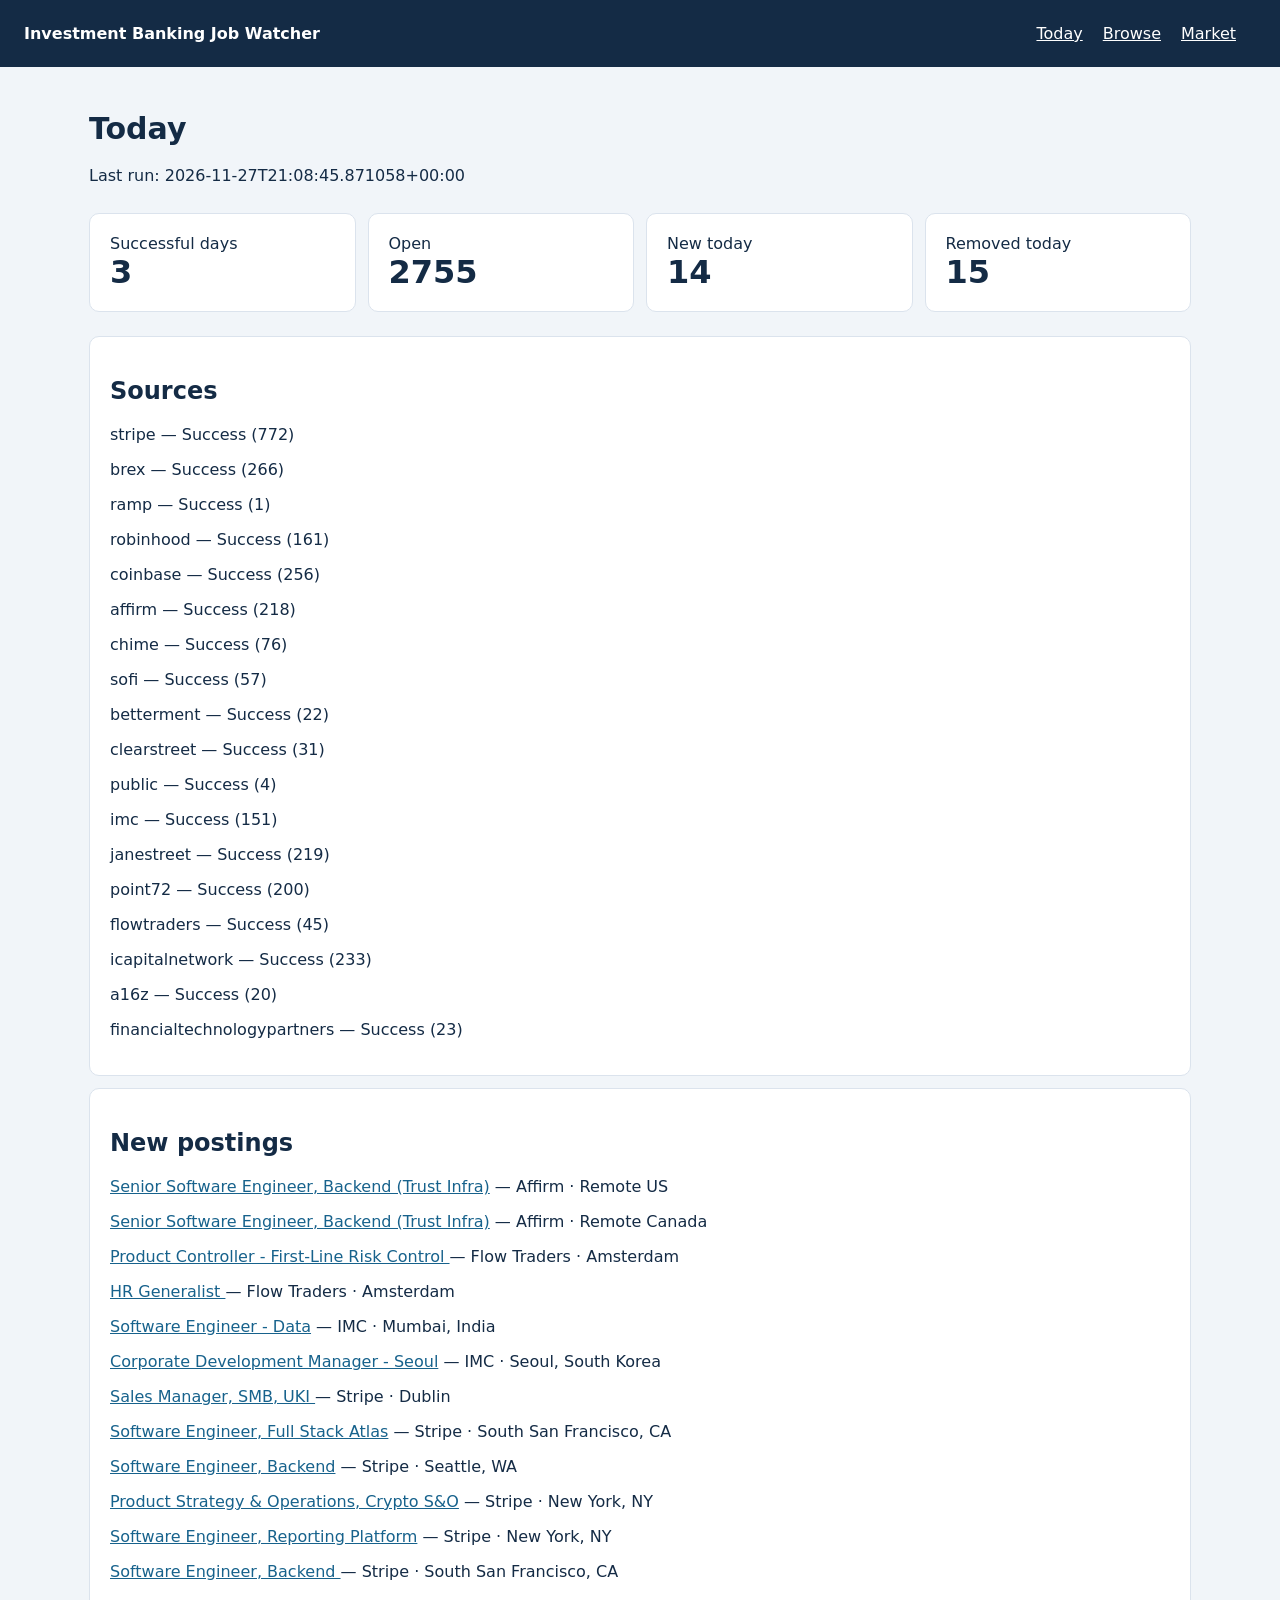
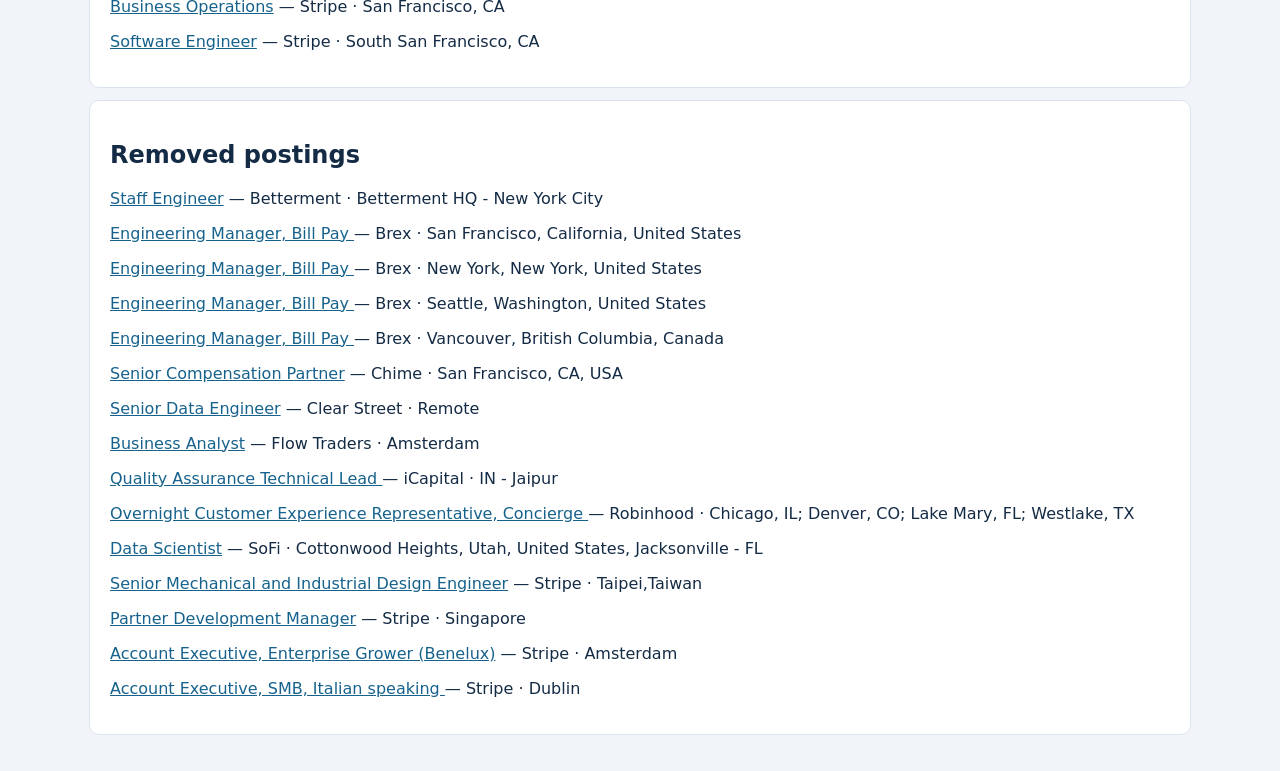
<file: index.html>
<!doctype html><html lang="en"><meta charset="utf-8"><meta name="viewport" content="width=device-width,initial-scale=1"><meta name="theme-color" content="#142b45"><link rel="manifest" href="manifest.json"><link rel="stylesheet" href="style.css"><title>Job Watcher | index</title><header><strong>Investment Banking Job Watcher</strong><nav><a href="index.html">Today</a><a href="browse.html">Browse</a><a href="market.html">Market</a></nav></header><main id="app" data-page="index">Loading…</main><script src="app.js"></script></html>
</file>
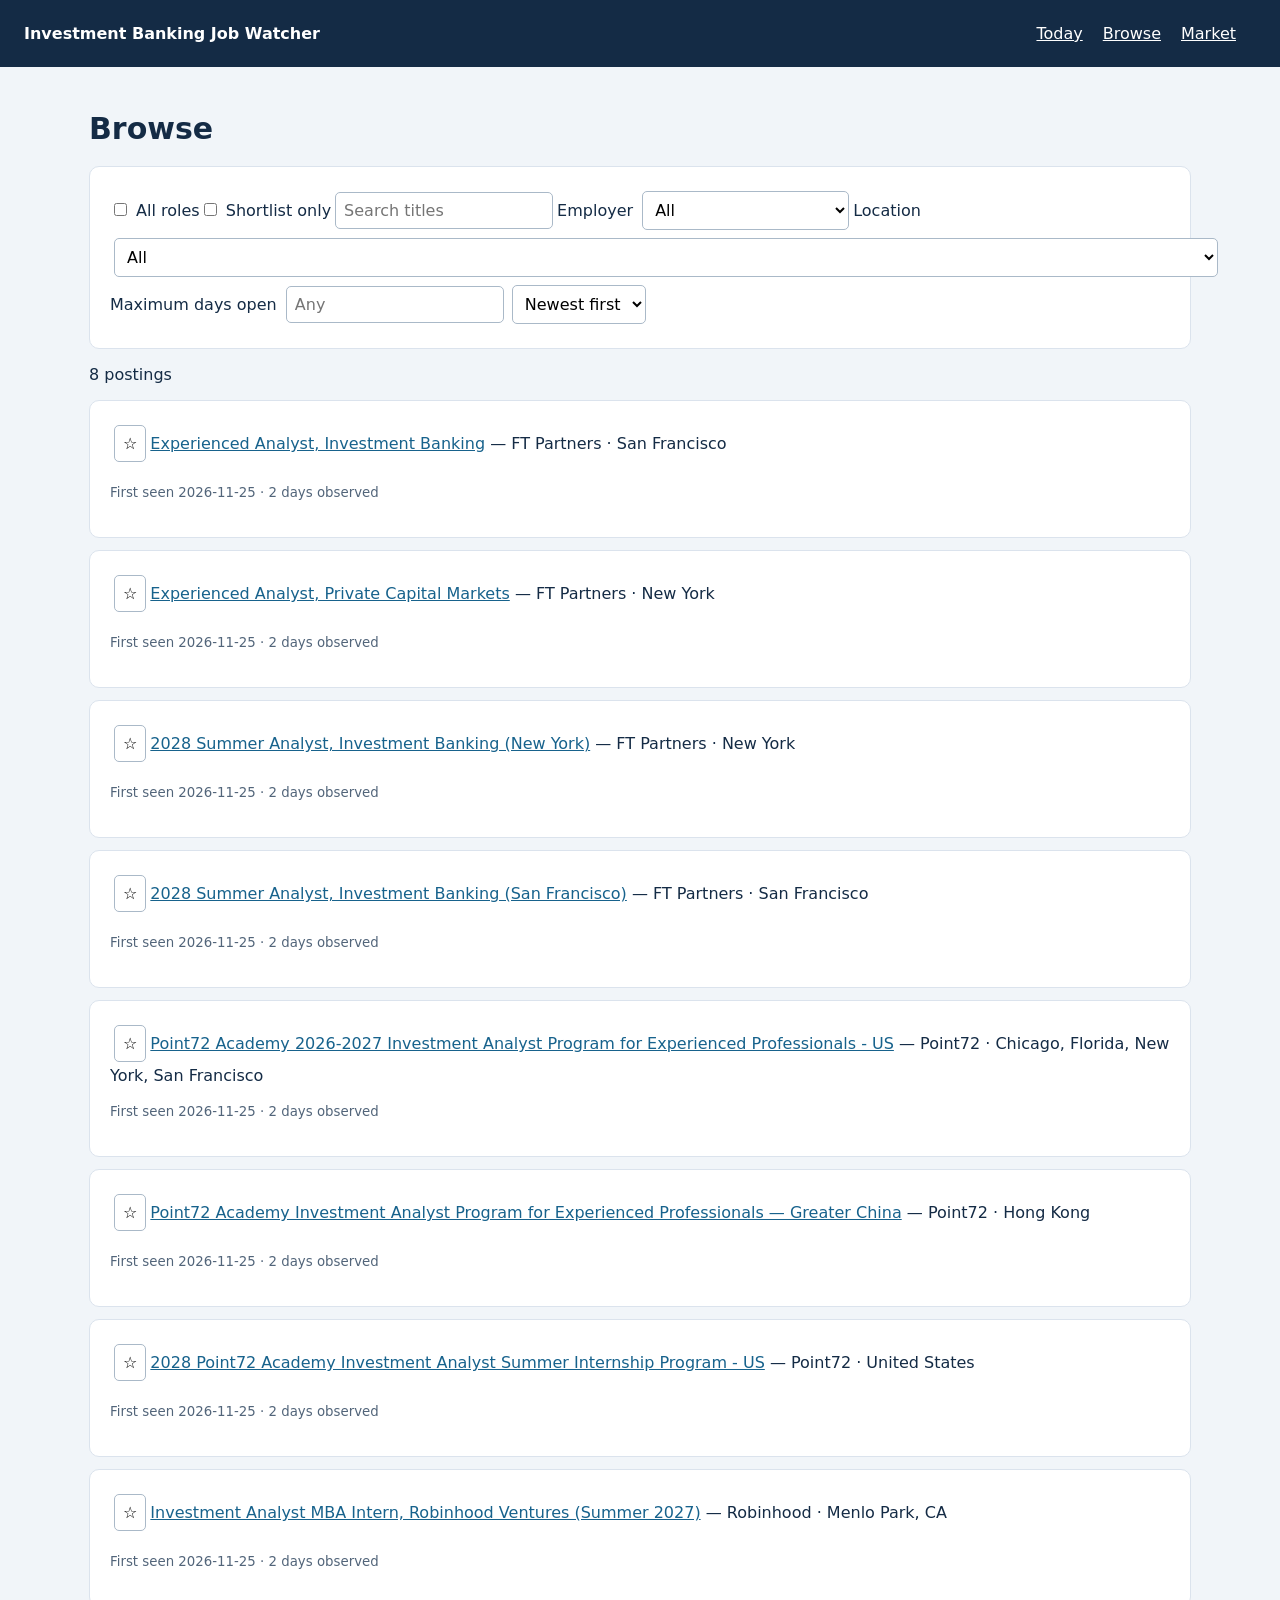
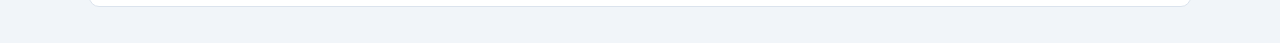
<file: browse.html>
<!doctype html><html lang="en"><meta charset="utf-8"><meta name="viewport" content="width=device-width,initial-scale=1"><meta name="theme-color" content="#142b45"><link rel="manifest" href="manifest.json"><link rel="stylesheet" href="style.css"><title>Job Watcher | browse</title><header><strong>Investment Banking Job Watcher</strong><nav><a href="index.html">Today</a><a href="browse.html">Browse</a><a href="market.html">Market</a></nav></header><main id="app" data-page="browse">Loading…</main><script src="app.js"></script></html>
</file>
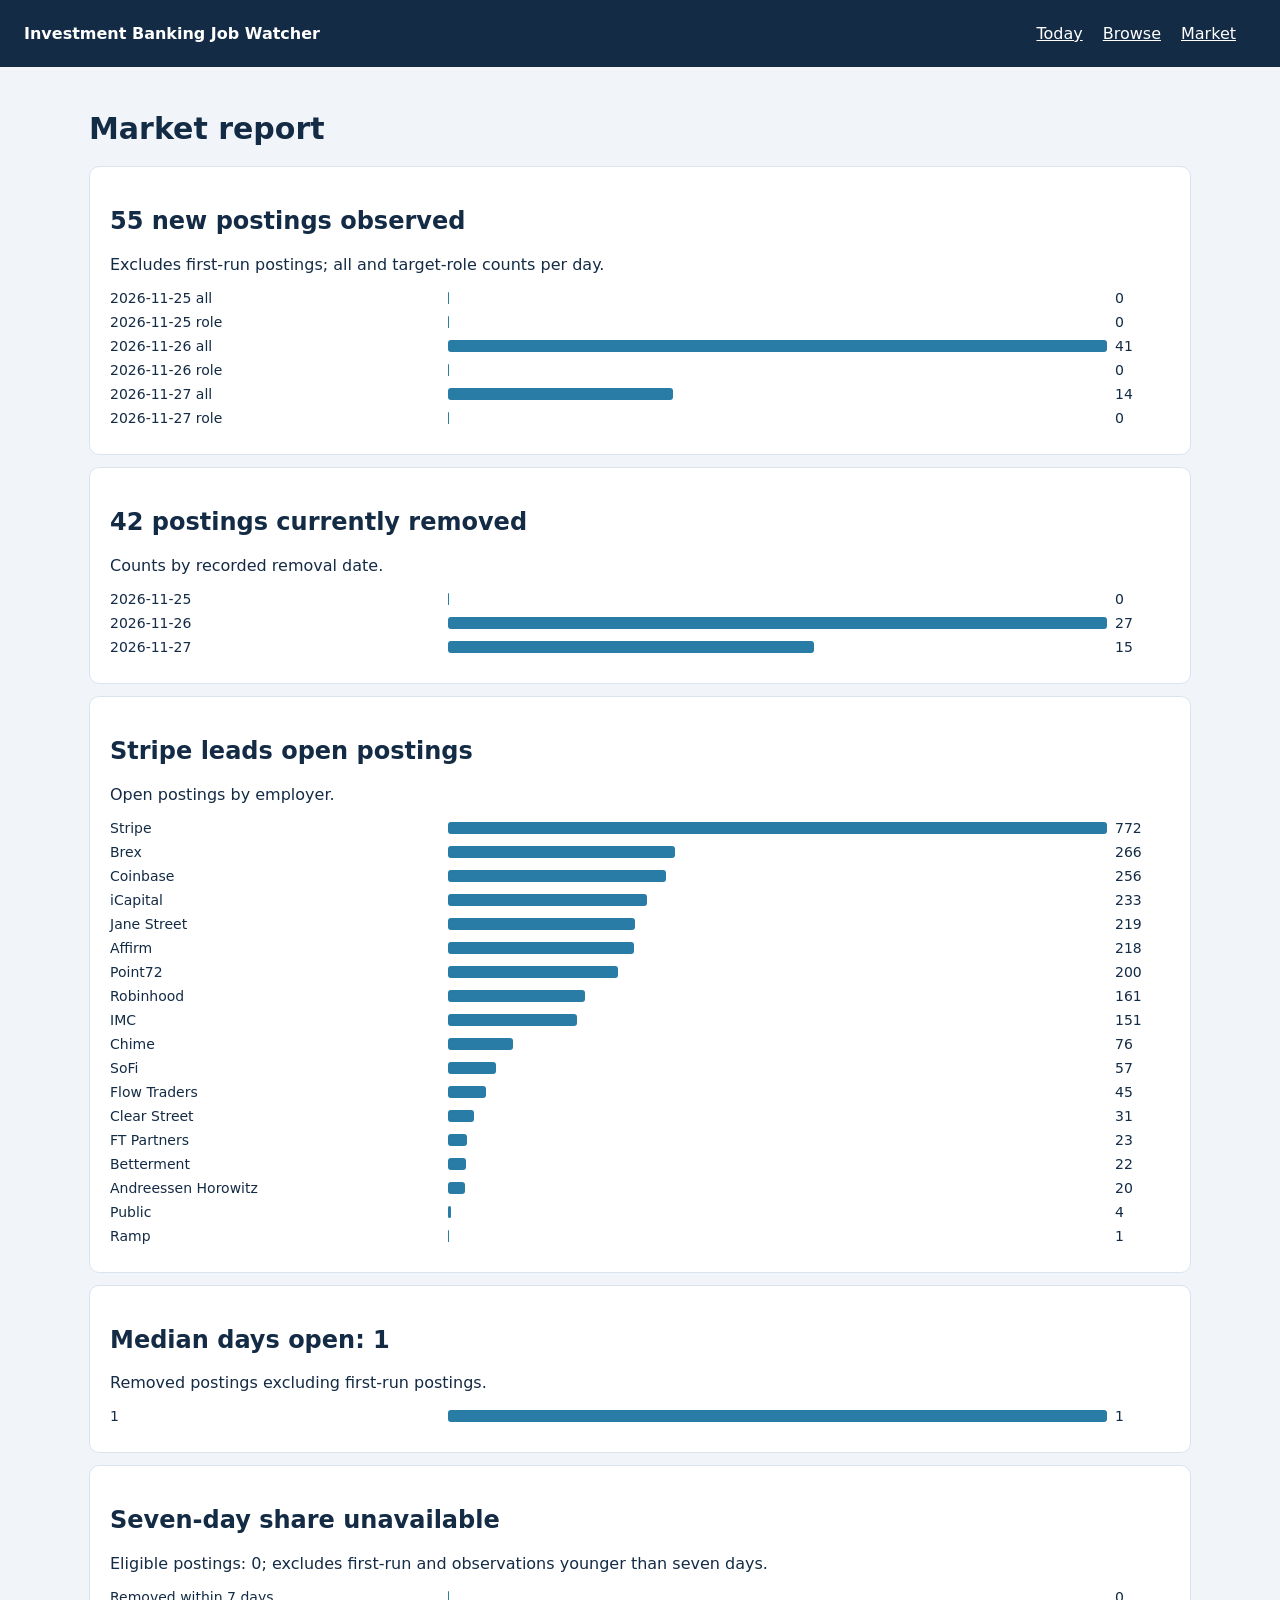
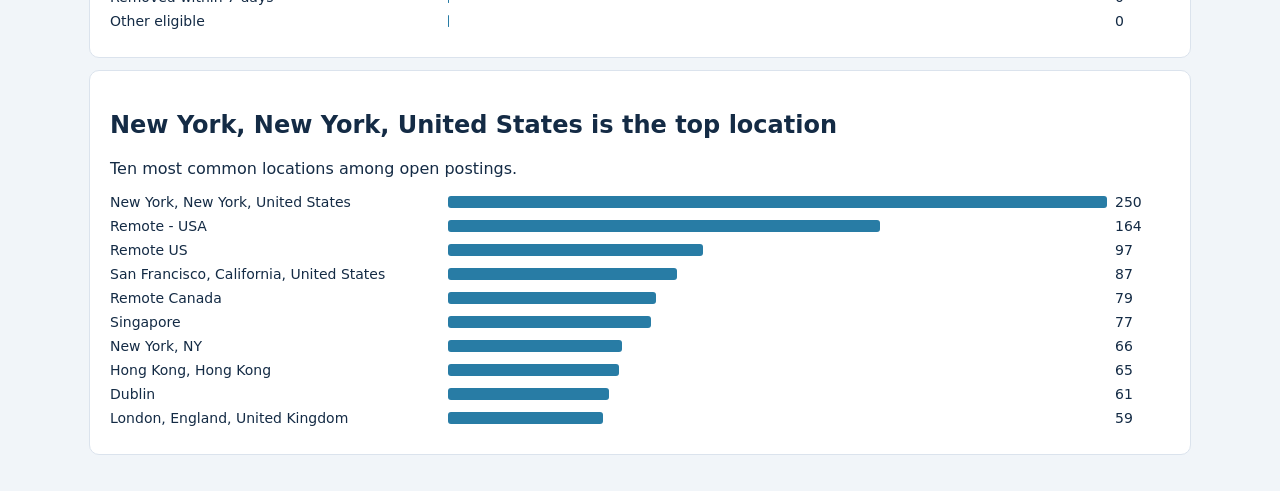
<file: market.html>
<!doctype html><html lang="en"><meta charset="utf-8"><meta name="viewport" content="width=device-width,initial-scale=1"><meta name="theme-color" content="#142b45"><link rel="manifest" href="manifest.json"><link rel="stylesheet" href="style.css"><title>Job Watcher | market</title><header><strong>Investment Banking Job Watcher</strong><nav><a href="index.html">Today</a><a href="browse.html">Browse</a><a href="market.html">Market</a></nav></header><main id="app" data-page="market">Loading…</main><script src="app.js"></script></html>
</file>
<file: style.css>
*{box-sizing:border-box}body{margin:0;background:#f1f5f9;color:#142b45;font:16px system-ui}header{background:#142b45;color:white;padding:24px;display:flex;justify-content:space-between;flex-wrap:wrap;gap:16px}nav a{color:white;margin-right:20px}main{max-width:1150px;margin:auto;padding:24px}section,article{background:white;border:1px solid #dbe3ed;border-radius:10px;padding:20px;margin:12px 0}.cards{display:grid;grid-template-columns:repeat(auto-fit,minmax(140px,1fr));gap:12px}.metric{font-size:32px;font-weight:bold}input,select,button{font:inherit;padding:8px;margin:4px;border:1px solid #aab9c8;border-radius:5px;background:white}a{color:#17628c}.bar{height:12px;background:#287ca5;border-radius:3px;min-width:1px}.chartrow{display:grid;grid-template-columns:minmax(100px,1fr) 2fr 55px;gap:8px;align-items:center;margin:8px 0;font-size:14px}small{color:#52657a}h1{font-size:30px}
</file>
